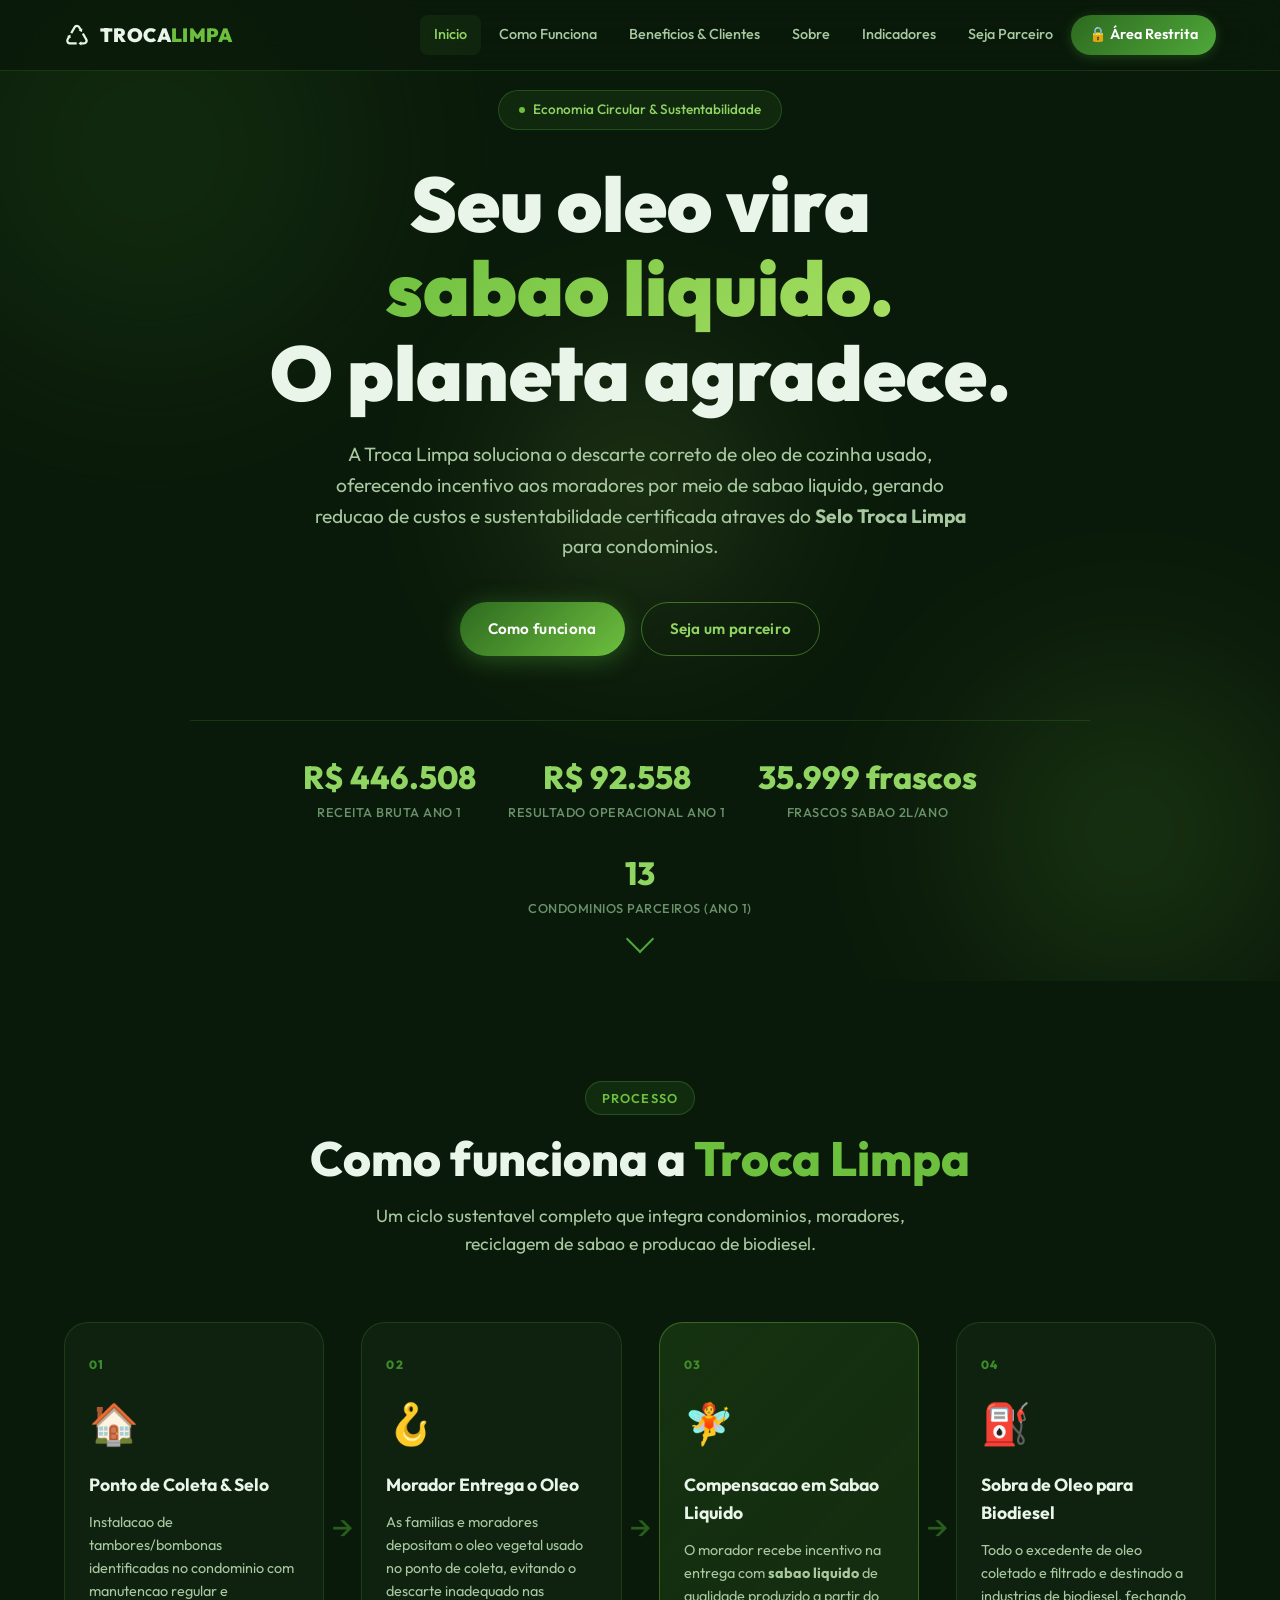
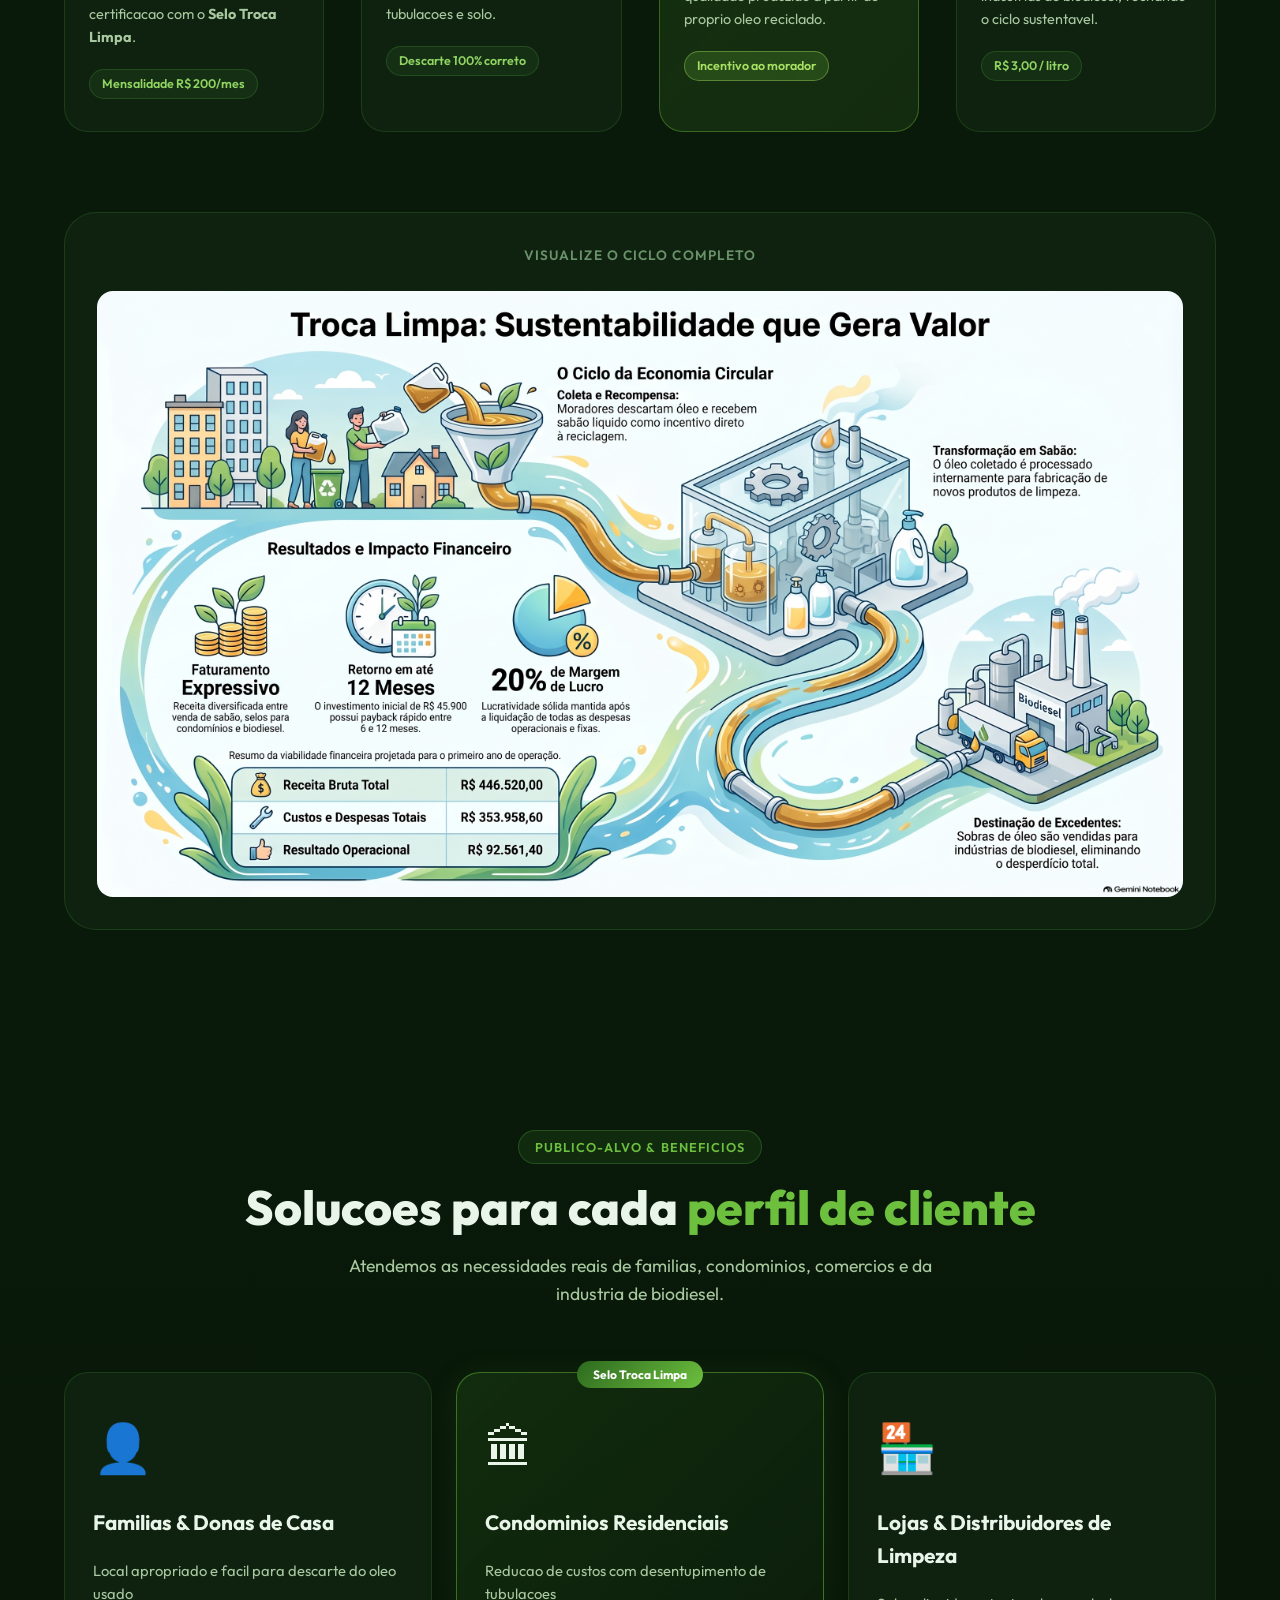
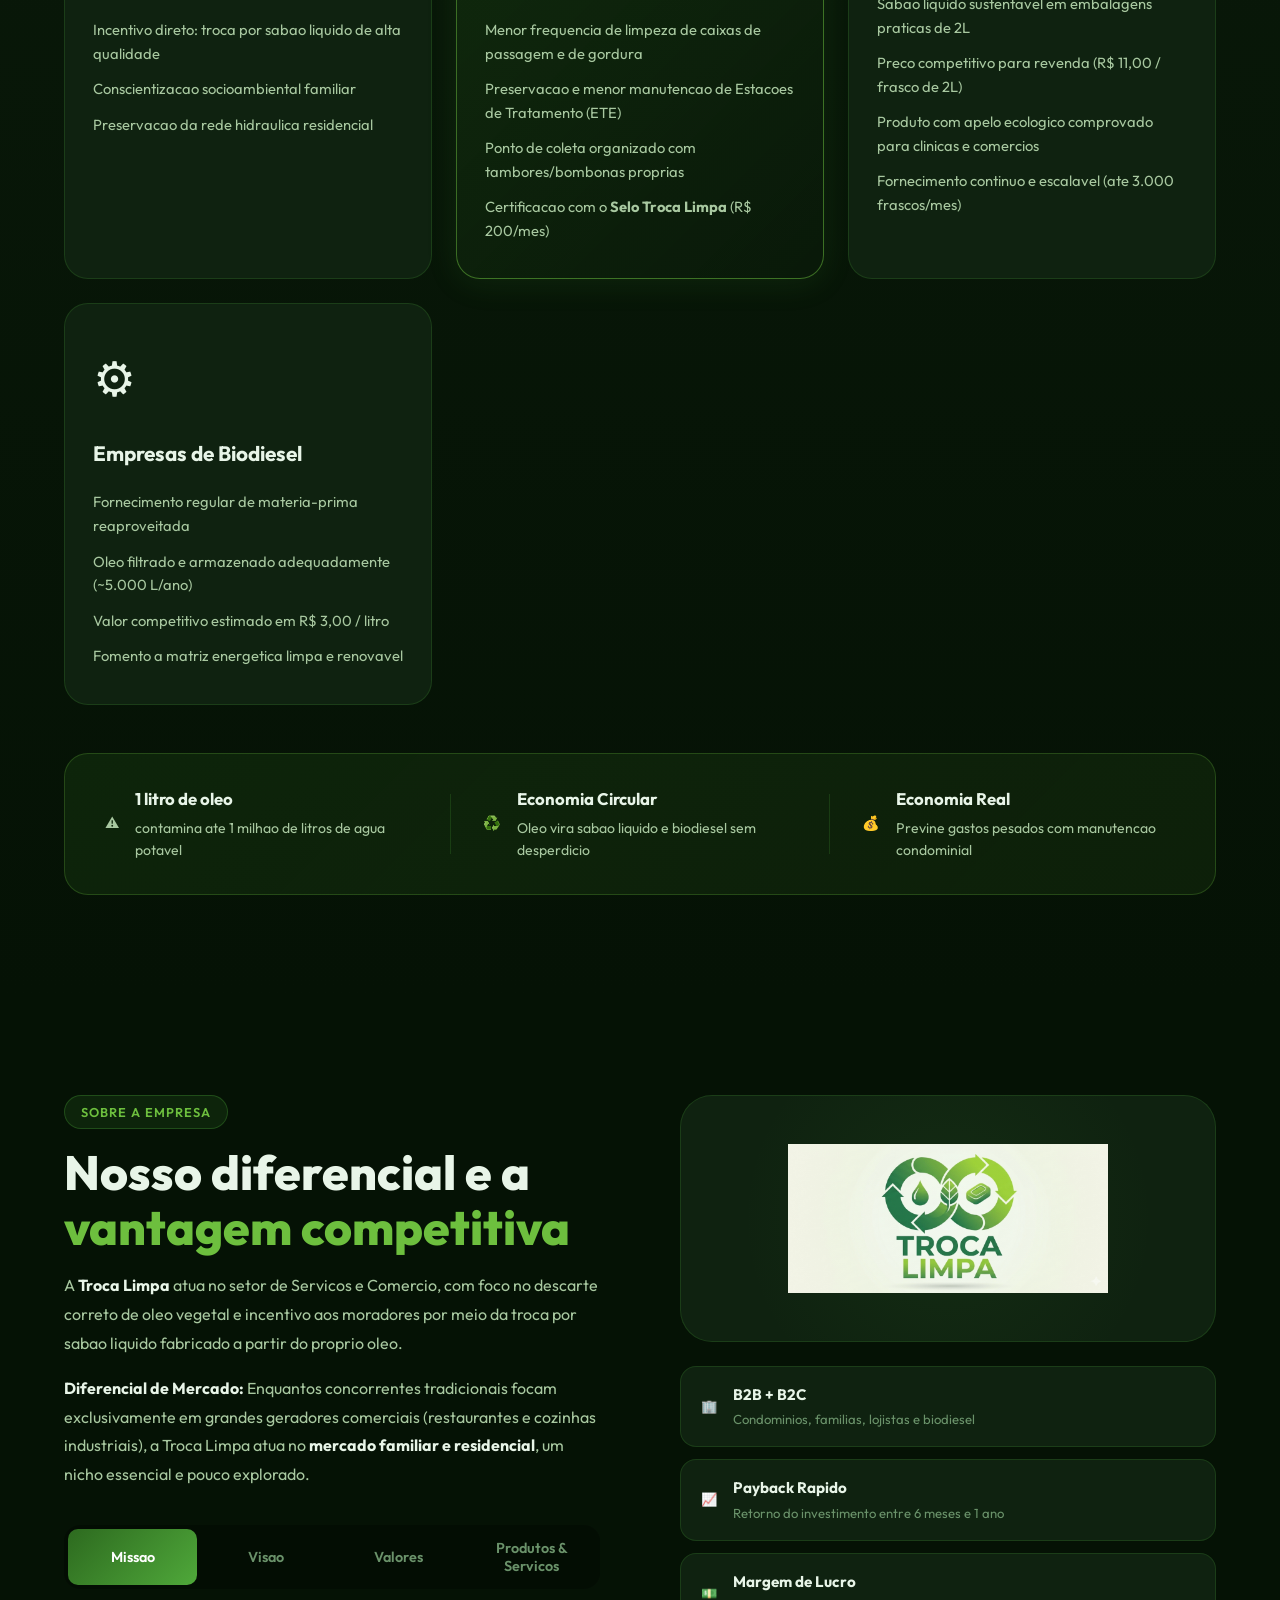
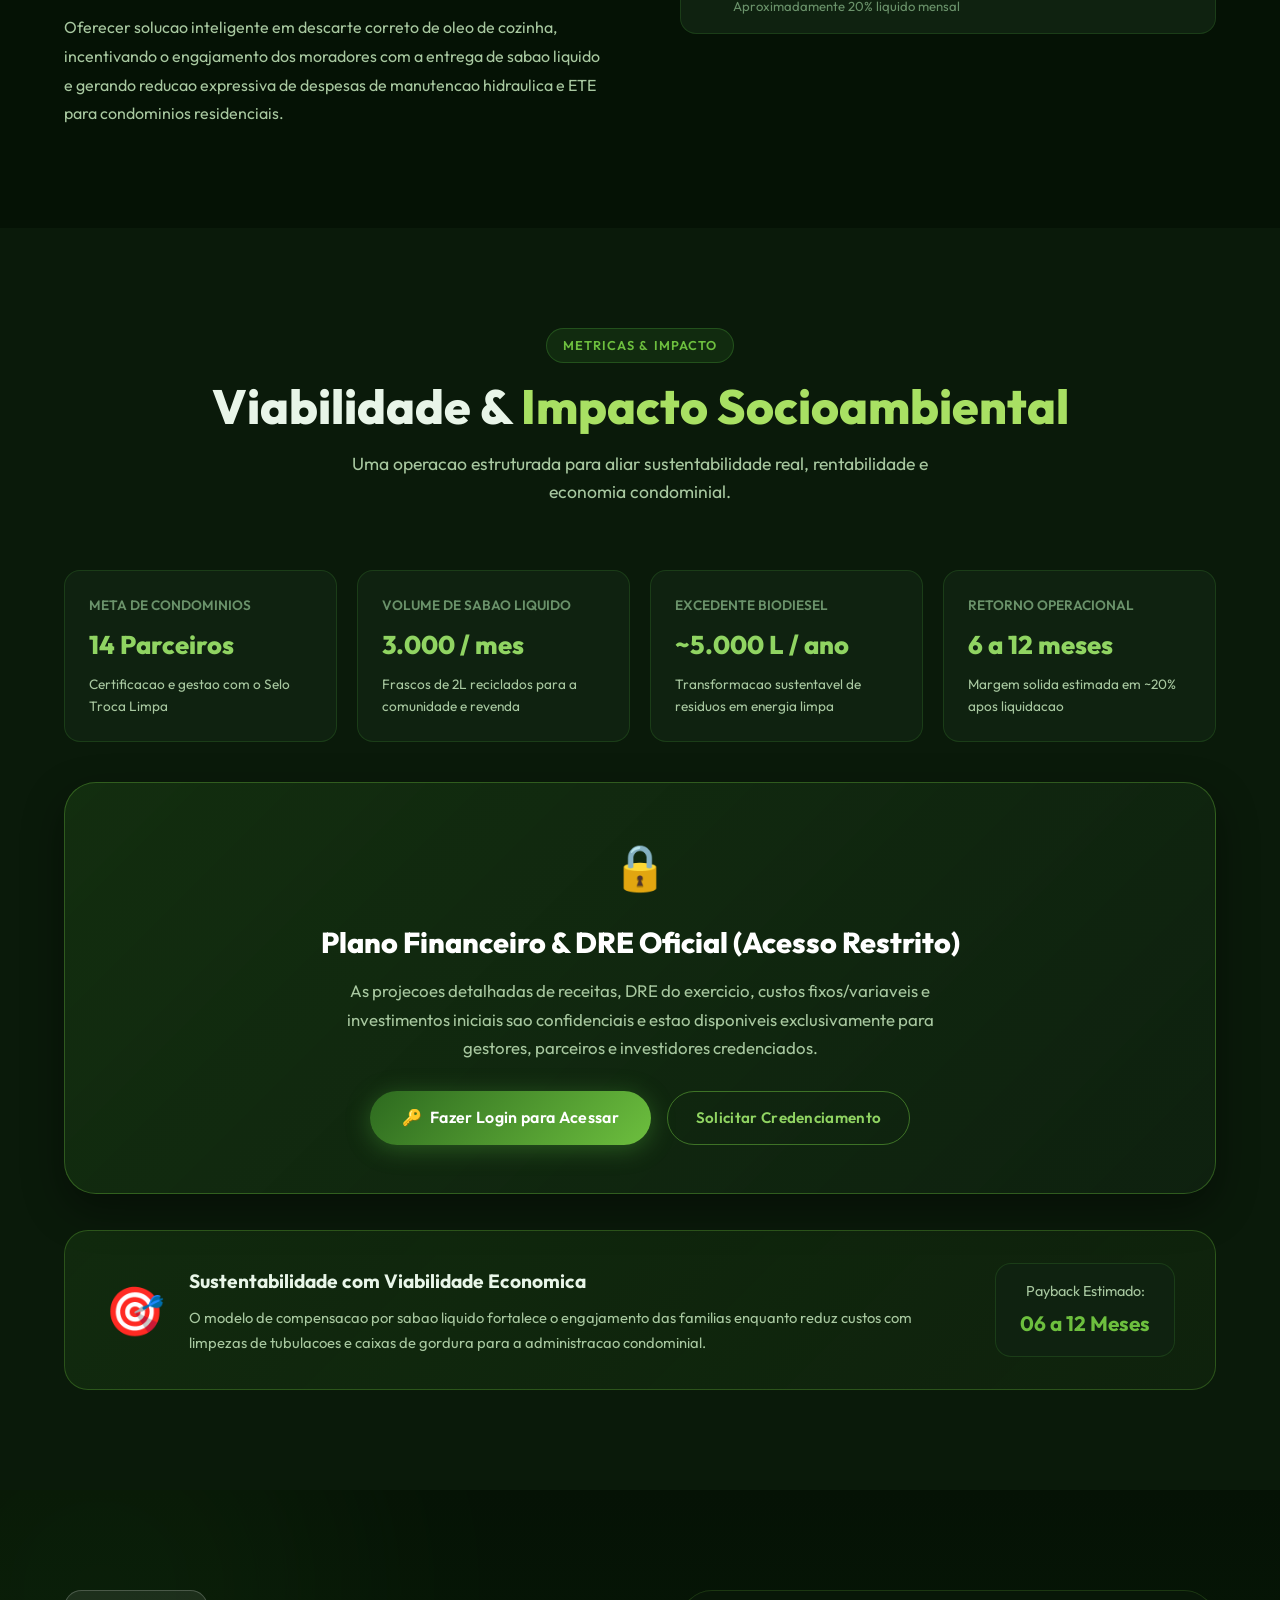
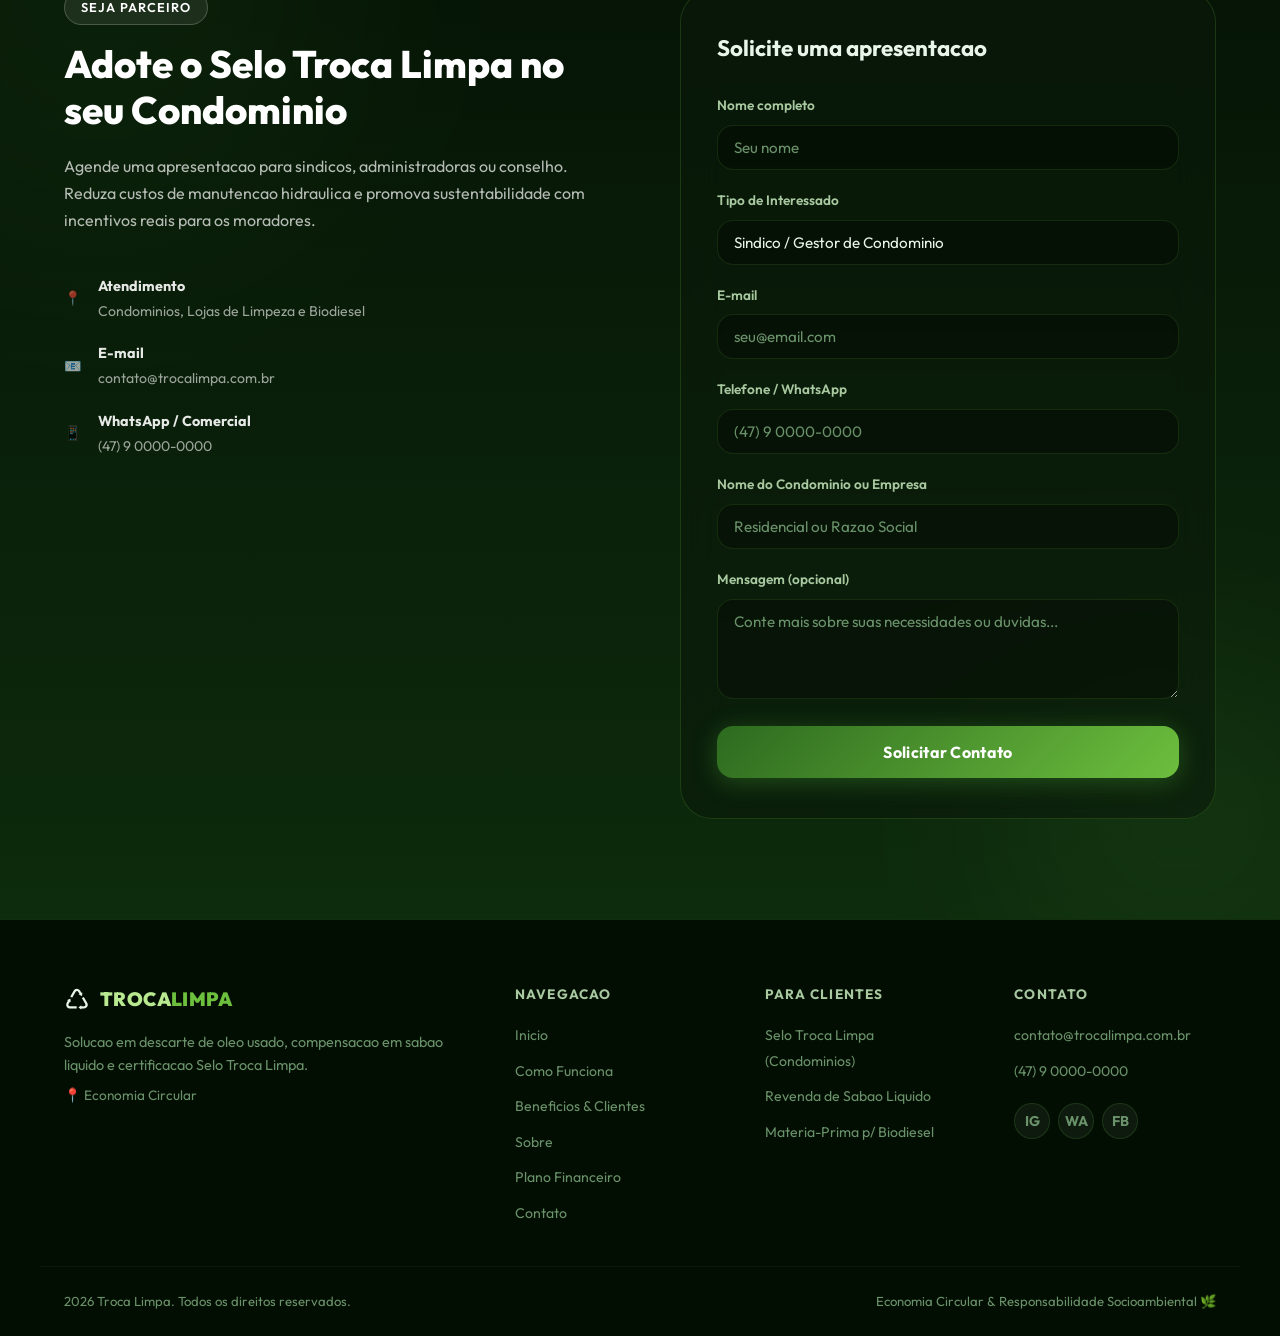
<file: index.html>
<!DOCTYPE html>
<html lang="pt-BR">
<head>
  <meta charset="UTF-8" />
  <meta name="viewport" content="width=device-width, initial-scale=1.0" />
  <title>Troca Limpa - Descarte Correto de Oleo e Economia Circular</title>
  <meta name="description" content="Troca Limpa: solucao em descarte correto de oleo de cozinha usado com compensacao em sabao liquido e certificacao Selo Troca Limpa para condominios residenciais." />
  <link rel="preconnect" href="https://fonts.googleapis.com" />
  <link rel="preconnect" href="https://fonts.gstatic.com" crossorigin />
  <link href="https://fonts.googleapis.com/css2?family=Outfit:wght@300;400;500;600;700;800;900&family=Inter:wght@300;400;500;600&display=swap" rel="stylesheet" />
  <link rel="stylesheet" href="style.css" />
</head>
<body>
  <nav class="navbar" id="navbar">
    <div class="nav-container">
      <a href="#inicio" class="nav-logo" id="nav-logo-link">
        <div class="logo-icon-svg">&#9850;</div>
        <span class="logo-text">TROCA<span class="logo-accent">LIMPA</span></span>
      </a>
      <ul class="nav-links" id="nav-links">
        <li><a href="#inicio" class="nav-link active" id="nav-inicio">Inicio</a></li>
        <li><a href="#como-funciona" class="nav-link" id="nav-como-funciona">Como Funciona</a></li>
        <li><a href="#beneficios" class="nav-link" id="nav-beneficios">Beneficios & Clientes</a></li>
        <li><a href="#sobre" class="nav-link" id="nav-sobre">Sobre</a></li>
        <li><a href="#numeros" class="nav-link" id="nav-numeros">Indicadores</a></li>
        <li><a href="#contato" class="nav-link" id="nav-contato">Seja Parceiro</a></li>
        <li><a href="login.html" class="nav-link nav-cta" style="background:linear-gradient(135deg, var(--green-700), var(--green-500)); color:#fff; border-radius:100px; padding:8px 18px;" id="nav-login">&#128274; Área Restrita</a></li>
      </ul>
      <button class="hamburger" id="hamburger" aria-label="Abrir menu">
        <span></span><span></span><span></span>
      </button>
    </div>
  </nav>
  <section class="hero" id="inicio">
    <div class="hero-bg">
      <div class="hero-orb orb-1"></div>
      <div class="hero-orb orb-2"></div>
      <div class="hero-orb orb-3"></div>
    </div>
    <div class="hero-container">
      <div class="hero-badge" id="hero-badge"><span class="badge-dot"></span>Economia Circular & Sustentabilidade</div>
      <h1 class="hero-title" id="hero-title">Seu oleo vira<br /><span class="hero-gradient-text">sabao liquido.</span><br />O planeta agradece.</h1>
      <p class="hero-subtitle" id="hero-subtitle">A Troca Limpa soluciona o descarte correto de oleo de cozinha usado, oferecendo incentivo aos moradores por meio de sabao liquido, gerando reducao de custos e sustentabilidade certificada atraves do <strong>Selo Troca Limpa</strong> para condominios.</p>
      <div class="hero-actions" id="hero-actions">
        <a href="#como-funciona" class="btn btn-primary" id="btn-como-funciona">Como funciona</a>
        <a href="#contato" class="btn btn-outline" id="btn-parceiro-hero">Seja um parceiro</a>
      </div>
      <div class="hero-stats" id="hero-stats">
        <div class="hero-stat"><span class="stat-number" data-target="446520" data-prefix="R$ " data-suffix="">0</span><span class="stat-label">Receita Bruta Ano 1</span></div>
        <div class="hero-stat"><span class="stat-number" data-target="92561" data-prefix="R$ " data-suffix="">0</span><span class="stat-label">Resultado Operacional Ano 1</span></div>
        <div class="hero-stat"><span class="stat-number" data-target="36000" data-suffix=" frascos">0</span><span class="stat-label">Frascos Sabao 2L/ano</span></div>
        <div class="hero-stat"><span class="stat-number" data-target="14" data-suffix="">0</span><span class="stat-label">Condominios parceiros (Ano 1)</span></div>
      </div>
    </div>
    <div class="hero-scroll-hint"><div class="scroll-arrow"></div></div>
  </section>
  <section class="como-funciona" id="como-funciona">
    <div class="section-container">
      <div class="section-header">
        <span class="section-tag">Processo</span>
        <h2 class="section-title">Como funciona a <span class="text-green">Troca Limpa</span></h2>
        <p class="section-desc">Um ciclo sustentavel completo que integra condominios, moradores, reciclagem de sabao e producao de biodiesel.</p>
      </div>
      <div class="steps-flow">
        <div class="step-card" id="step-1">
          <div class="step-number">01</div>
          <div class="step-icon">&#127968;</div>
          <h3 class="step-title">Ponto de Coleta & Selo</h3>
          <p class="step-desc">Instalacao de tambores/bombonas identificadas no condominio com manutencao regular e certificacao com o <strong>Selo Troca Limpa</strong>.</p>
          <div class="step-tag">Mensalidade R$ 200/mes</div>
        </div>
        <div class="step-connector">&#8594;</div>
        <div class="step-card" id="step-2">
          <div class="step-number">02</div>
          <div class="step-icon">&#129693;</div>
          <h3 class="step-title">Morador Entrega o Oleo</h3>
          <p class="step-desc">As familias e moradores depositam o oleo vegetal usado no ponto de coleta, evitando o descarte inadequado nas tubulacoes e solo.</p>
          <div class="step-tag">Descarte 100% correto</div>
        </div>
        <div class="step-connector">&#8594;</div>
        <div class="step-card highlight-card" id="step-3">
          <div class="step-number">03</div>
          <div class="step-icon">&#129498;</div>
          <h3 class="step-title">Compensacao em Sabao Liquido</h3>
          <p class="step-desc">O morador recebe incentivo na entrega com <strong>sabao liquido</strong> de qualidade produzido a partir do proprio oleo reciclado.</p>
          <div class="step-tag highlight-tag">Incentivo ao morador</div>
        </div>
        <div class="step-connector">&#8594;</div>
        <div class="step-card" id="step-4">
          <div class="step-number">04</div>
          <div class="step-icon">&#9981;</div>
          <h3 class="step-title">Sobra de Oleo para Biodiesel</h3>
          <p class="step-desc">Todo o excedente de oleo coletado e filtrado e destinado a industrias de biodiesel, fechando o ciclo sustentavel.</p>
          <div class="step-tag">R$ 3,00 / litro</div>
        </div>
      </div>
      <div class="infographic-wrap" id="infographic-wrap">
        <div class="infographic-label">Visualize o ciclo completo</div>
        <img src="assets/Infográfico Completo.png" alt="Infografico Troca Limpa" class="infographic-img" id="infographic-img" onerror="this.style.display='none'; document.getElementById('infographic-fallback').style.display='flex'" />
        <div class="infographic-fallback" id="infographic-fallback" style="display:none;">
          <div class="fallback-cycle">
            <div class="cycle-item">&#127968; <span>Condominio</span></div>
            <div class="cycle-arrow">&#8594;</div>
            <div class="cycle-item">&#129693; <span>Coleta</span></div>
            <div class="cycle-arrow">&#8594;</div>
            <div class="cycle-item">&#129498; <span>Sabao Liquido</span></div>
            <div class="cycle-arrow">&#8594;</div>
            <div class="cycle-item">&#9981; <span>Biodiesel</span></div>
          </div>
        </div>
      </div>
    </div>
  </section>
  <section class="beneficios" id="beneficios">
    <div class="section-container">
      <div class="section-header">
        <span class="section-tag">Publico-Alvo & Beneficios</span>
        <h2 class="section-title">Solucoes para cada <span class="text-green">perfil de cliente</span></h2>
        <p class="section-desc">Atendemos as necessidades reais de familias, condominios, comercios e da industria de biodiesel.</p>
      </div>
      <div class="beneficios-grid">
        <div class="beneficio-card" id="beneficio-familias">
          <div class="beneficio-icon-wrap fam">&#128100;</div>
          <h3 class="beneficio-title">Familias & Donas de Casa</h3>
          <ul class="beneficio-list">
            <li>Local apropriado e facil para descarte do oleo usado</li>
            <li>Incentivo direto: troca por sabao liquido de alta qualidade</li>
            <li>Conscientizacao socioambiental familiar</li>
            <li>Preservacao da rede hidraulica residencial</li>
          </ul>
        </div>
        <div class="beneficio-card featured" id="beneficio-condominios">
          <div class="featured-badge">Selo Troca Limpa</div>
          <div class="beneficio-icon-wrap cond">&#127963;</div>
          <h3 class="beneficio-title">Condominios Residenciais</h3>
          <ul class="beneficio-list">
            <li>Reducao de custos com desentupimento de tubulacoes</li>
            <li>Menor frequencia de limpeza de caixas de passagem e de gordura</li>
            <li>Preservacao e menor manutencao de Estacoes de Tratamento (ETE)</li>
            <li>Ponto de coleta organizado com tambores/bombonas proprias</li>
            <li>Certificacao com o <strong>Selo Troca Limpa</strong> (R$ 200/mes)</li>
          </ul>
        </div>
        <div class="beneficio-card" id="beneficio-lojistas">
          <div class="beneficio-icon-wrap amb">&#127978;</div>
          <h3 class="beneficio-title">Lojas & Distribuidores de Limpeza</h3>
          <ul class="beneficio-list">
            <li>Sabao liquido sustentavel em embalagens praticas de 2L</li>
            <li>Preco competitivo para revenda (R$ 11,00 / frasco de 2L)</li>
            <li>Produto com apelo ecologico comprovado para clinicas e comercios</li>
            <li>Fornecimento continuo e escalavel (ate 3.000 frascos/mes)</li>
          </ul>
        </div>
        <div class="beneficio-card" id="beneficio-biodiesel">
          <div class="beneficio-icon-wrap amb">&#9881;</div>
          <h3 class="beneficio-title">Empresas de Biodiesel</h3>
          <ul class="beneficio-list">
            <li>Fornecimento regular de materia-prima reaproveitada</li>
            <li>Oleo filtrado e armazenado adequadamente (~5.000 L/ano)</li>
            <li>Valor competitivo estimado em R$ 3,00 / litro</li>
            <li>Fomento a matriz energetica limpa e renovavel</li>
          </ul>
        </div>
      </div>
      <div class="impacto-banner" id="impacto-banner">
        <div class="impacto-item"><span class="impacto-emoji">&#9888;&#65039;</span><div><strong>1 litro de oleo</strong><span>contamina ate 1 milhao de litros de agua potavel</span></div></div>
        <div class="impacto-divider"></div>
        <div class="impacto-item"><span class="impacto-emoji">&#9851;&#65039;</span><div><strong>Economia Circular</strong><span>Oleo vira sabao liquido e biodiesel sem desperdicio</span></div></div>
        <div class="impacto-divider"></div>
        <div class="impacto-item"><span class="impacto-emoji">&#128176;</span><div><strong>Economia Real</strong><span>Previne gastos pesados com manutencao condominial</span></div></div>
      </div>
    </div>
  </section>
  <section class="sobre" id="sobre">
    <div class="section-container">
      <div class="sobre-layout">
        <div class="sobre-content" id="sobre-content">
          <span class="section-tag">Sobre a Empresa</span>
          <h2 class="section-title">Nosso diferencial e a <span class="text-green">vantagem competitiva</span></h2>
          <p class="sobre-text">A <strong>Troca Limpa</strong> atua no setor de Servicos e Comercio, com foco no descarte correto de oleo vegetal e incentivo aos moradores por meio da troca por sabao liquido fabricado a partir do proprio oleo.</p>
          <p class="sobre-text"><strong>Diferencial de Mercado:</strong> Enquantos concorrentes tradicionais focam exclusivamente em grandes geradores comerciais (restaurantes e cozinhas industriais), a Troca Limpa atua no <strong>mercado familiar e residencial</strong>, um nicho essencial e pouco explorado.</p>
          <div class="mvv-tabs" id="mvv-tabs">
            <div class="mvv-tab-headers">
              <button class="mvv-tab-btn active" id="tab-missao" data-tab="missao">Missao</button>
              <button class="mvv-tab-btn" id="tab-visao" data-tab="visao">Visao</button>
              <button class="mvv-tab-btn" id="tab-valores" data-tab="valores">Valores</button>
              <button class="mvv-tab-btn" id="tab-produtos" data-tab="produtos">Produtos & Servicos</button>
            </div>
            <div class="mvv-tab-content">
              <div class="mvv-panel active" id="panel-missao"><p>Oferecer solucao inteligente em descarte correto de oleo de cozinha, incentivando o engajamento dos moradores com a entrega de sabao liquido e gerando reducao expressiva de despesas de manutencao hidraulica e ETE para condominios residenciais.</p></div>
              <div class="mvv-panel" id="panel-visao"><p>Consolidar o modelo de franquia/parceria da Troca Limpa no mercado residencial, expandindo de condominios para residencias comuns e liderando a economia circular do oleo vegetal usado.</p></div>
              <div class="mvv-panel" id="panel-valores">
                <ul class="valores-list">
                  <li><span class="valor-icon">&#127807;</span><div><strong>Compromisso Ambiental</strong><span>Preservacao rigorosa de mananciais hidricos e solo urbano.</span></div></li>
                  <li><span class="valor-icon">&#129309;</span><div><strong>Economia Colaborativa</strong><span>Incentivo tangivel que valoriza o esforco das familias.</span></div></li>
                  <li><span class="valor-icon">&#9889;</span><div><strong>Prevencao de Custos</strong><span>Eficiencia operacional direta para a administracao condominial.</span></div></li>
                  <li><span class="valor-icon">&#9851;&#65039;</span><div><strong>Aproveitamento Integral</strong><span>100% do oleo vira sabao ou materia-prima para biodiesel.</span></div></li>
                </ul>
              </div>
              <div class="mvv-panel" id="panel-produtos">
                <ul class="valores-list">
                  <li><span class="valor-icon">&#129524;</span><div><strong>Sabao Liquido Ecológico (Frascos de 2 Litros)</strong><span>Fabricado com oleo coletado, excelente rendimento e baixo custo (R$ 11,00 venda).</span></div></li>
                  <li><span class="valor-icon">&#127963;</span><div><strong>Selo Troca Limpa</strong><span>Gestao, manutencao e suporte do ponto de coleta condominial (R$ 200,00/mes).</span></div></li>
                  <li><span class="valor-icon">&#9981;</span><div><strong>Oleo Coletado Excedente</strong><span>Filtrado e comercializado para usinas de biodiesel (R$ 3,00/L).</span></div></li>
                </ul>
              </div>
            </div>
          </div>
        </div>
        <div class="sobre-visual" id="sobre-visual">
          <div class="logo-display">
            <img src="assets/logo.png" alt="Logo Troca Limpa" class="sobre-logo" id="sobre-logo-img" onerror="this.style.display='none'; document.getElementById('logo-fallback').style.display='flex'" />
            <div class="logo-fallback" id="logo-fallback" style="display:none;"><div class="logo-fallback-icon"><span style="font-size:4rem;">&#9850;</span><div style="font-size:1.5rem;font-weight:800;color:#2d6a1f;">TROCA<br/><span style="color:#6dbf3e;">LIMPA</span></div></div></div>
            <div class="logo-glow"></div>
          </div>
          <div class="sobre-cards-mini">
            <div class="mini-card"><span class="mini-icon">&#127970;</span><div><strong>B2B + B2C</strong><span>Condominios, familias, lojistas e biodiesel</span></div></div>
            <div class="mini-card"><span class="mini-icon">&#128200;</span><div><strong>Payback Rapido</strong><span>Retorno do investimento entre 6 meses e 1 ano</span></div></div>
            <div class="mini-card"><span class="mini-icon">&#128181;</span><div><strong>Margem de Lucro</strong><span>Aproximadamente 20% liquido mensal</span></div></div>
          </div>
        </div>
      </div>
    </div>
  </section>
  <section class="numeros" id="numeros">
    <div class="section-container">
      <div class="section-header">
        <span class="section-tag">Metricas & Impacto</span>
        <h2 class="section-title">Viabilidade & <span class="text-green-light">Impacto Socioambiental</span></h2>
        <p class="section-desc">Uma operacao estruturada para aliar sustentabilidade real, rentabilidade e economia condominial.</p>
      </div>

      <div class="kpi-grid">
        <div class="kpi-card">
          <span class="kpi-label">Meta de Condominios</span>
          <span class="kpi-value">14 Parceiros</span>
          <span class="kpi-desc">Certificacao e gestao com o Selo Troca Limpa</span>
        </div>
        <div class="kpi-card">
          <span class="kpi-label">Volume de Sabao Liquido</span>
          <span class="kpi-value">3.000 / mes</span>
          <span class="kpi-desc">Frascos de 2L reciclados para a comunidade e revenda</span>
        </div>
        <div class="kpi-card">
          <span class="kpi-label">Excedente Biodiesel</span>
          <span class="kpi-value">~5.000 L / ano</span>
          <span class="kpi-desc">Transformacao sustentavel de residuos em energia limpa</span>
        </div>
        <div class="kpi-card">
          <span class="kpi-label">Retorno Operacional</span>
          <span class="kpi-value">6 a 12 meses</span>
          <span class="kpi-desc">Margem solida estimada em ~20% apos liquidacao</span>
        </div>
      </div>

      <!-- Card de Acesso Restrito ao Plano Financeiro -->
      <div style="background: linear-gradient(135deg, rgba(45, 106, 31, 0.25), rgba(15, 34, 16, 0.9)); border: 1px solid rgba(109, 191, 62, 0.35); border-radius: var(--radius-xl); padding: 48px 36px; text-align: center; margin-top: 40px; box-shadow: 0 16px 40px rgba(0,0,0,0.4);">
        <div style="font-size: 2.8rem; margin-bottom: 16px;">&#128274;</div>
        <h3 style="font-size: 1.8rem; font-weight: 800; color: #fff; margin-bottom: 12px;">
          Plano Financeiro & DRE Oficial (Acesso Restrito)
        </h3>
        <p style="font-size: 1.05rem; color: var(--text-secondary); max-width: 640px; margin: 0 auto 28px; line-height: 1.7;">
          As projecoes detalhadas de receitas, DRE do exercicio, custos fixos/variaveis e investimentos iniciais sao confidenciais e estao disponiveis exclusivamente para gestores, parceiros e investidores credenciados.
        </p>
        <div style="display:flex; justify-content:center; gap:16px; flex-wrap:wrap;">
          <a href="login.html" class="btn btn-primary" style="padding: 14px 32px; font-size:1rem;">
            <span>&#128273;</span> Fazer Login para Acessar
          </a>
          <a href="#contato" class="btn btn-outline" style="padding: 14px 28px;">
            Solicitar Credenciamento
          </a>
        </div>
      </div>

      <div class="breakeven-card" id="breakeven-card" style="margin-top: 36px;">
        <div class="breakeven-icon">&#127919;</div>
        <div class="breakeven-content">
          <h3>Sustentabilidade com Viabilidade Economica</h3>
          <p>O modelo de compensacao por sabao liquido fortalece o engajamento das familias enquanto reduz custos com limpezas de tubulacoes e caixas de gordura para a administracao condominial.</p>
        </div>
        <div class="breakeven-badge">Payback Estimado: <strong>06 a 12 Meses</strong></div>
      </div>
    </div>
  </section>
  <section class="contato" id="contato">
    <div class="contato-bg"><div class="contato-orb orb-a"></div><div class="contato-orb orb-b"></div></div>
    <div class="section-container">
      <div class="contato-layout">
        <div class="contato-info" id="contato-info">
          <span class="section-tag light">Seja parceiro</span>
          <h2 class="contato-title">Adote o Selo Troca Limpa no seu Condominio</h2>
          <p class="contato-desc">Agende uma apresentacao para sindicos, administradoras ou conselho. Reduza custos de manutencao hidraulica e promova sustentabilidade com incentivos reais para os moradores.</p>
          <div class="contato-items">
            <div class="contato-item"><span class="contato-icon">&#128205;</span><div><strong>Atendimento</strong><span>Condominios, Lojas de Limpeza e Biodiesel</span></div></div>
            <div class="contato-item"><span class="contato-icon">&#128231;</span><div><strong>E-mail</strong><span>contato@trocalimpa.com.br</span></div></div>
            <div class="contato-item"><span class="contato-icon">&#128241;</span><div><strong>WhatsApp / Comercial</strong><span>(47) 9 0000-0000</span></div></div>
          </div>
        </div>
        <form class="contato-form" id="contato-form">
          <h3 class="form-title">Solicite uma apresentacao</h3>
          <div class="form-group"><label for="nome" class="form-label">Nome completo</label><input type="text" id="nome" name="nome" class="form-input" placeholder="Seu nome" required /></div>
          <div class="form-group"><label for="tipo_cliente" class="form-label">Tipo de Interessado</label>
            <select id="tipo_cliente" name="tipo_cliente" class="form-input form-select">
              <option value="condominio">Sindico / Gestor de Condominio</option>
              <option value="administradora">Administradora Condominial</option>
              <option value="lojista">Lojista / Distribuidor de Limpeza</option>
              <option value="biodiesel">Empresa de Biodiesel</option>
              <option value="outro">Morador / Outro</option>
            </select>
          </div>
          <div class="form-group"><label for="email" class="form-label">E-mail</label><input type="email" id="email" name="email" class="form-input" placeholder="seu@email.com" required /></div>
          <div class="form-group"><label for="telefone" class="form-label">Telefone / WhatsApp</label><input type="tel" id="telefone" name="telefone" class="form-input" placeholder="(47) 9 0000-0000" /></div>
          <div class="form-group"><label for="condominio" class="form-label">Nome do Condominio ou Empresa</label><input type="text" id="condominio" name="condominio" class="form-input" placeholder="Residencial ou Razao Social" /></div>
          <div class="form-group"><label for="mensagem" class="form-label">Mensagem (opcional)</label><textarea id="mensagem" name="mensagem" class="form-input form-textarea" placeholder="Conte mais sobre suas necessidades ou duvidas..."></textarea></div>
          <button type="submit" class="btn btn-form" id="btn-form-submit">Solicitar Contato</button>
          <div class="form-success" id="form-success" style="display:none;">Mensagem enviada! Em breve entraremos em contato.</div>
        </form>
      </div>
    </div>
  </section>
  <footer class="footer" id="footer">
    <div class="footer-container">
      <div class="footer-brand">
        <a href="#inicio" class="nav-logo footer-logo"><div class="logo-icon-svg green-light">&#9850;</div><span class="logo-text light-text">TROCA<span class="logo-accent-light">LIMPA</span></span></a>
        <p class="footer-tagline">Solucao em descarte de oleo usado, compensacao em sabao liquido e certificacao Selo Troca Limpa.</p>
        <p class="footer-local">&#128205; Economia Circular</p>
      </div>
      <div class="footer-links-group"><h4>Navegacao</h4><ul><li><a href="#inicio">Inicio</a></li><li><a href="#como-funciona">Como Funciona</a></li><li><a href="#beneficios">Beneficios & Clientes</a></li><li><a href="#sobre">Sobre</a></li><li><a href="#numeros">Plano Financeiro</a></li><li><a href="#contato">Contato</a></li></ul></div>
      <div class="footer-links-group"><h4>Para Clientes</h4><ul><li><a href="#contato">Selo Troca Limpa (Condominios)</a></li><li><a href="#beneficios">Revenda de Sabao Liquido</a></li><li><a href="#beneficios">Materia-Prima p/ Biodiesel</a></li></ul></div>
      <div class="footer-links-group"><h4>Contato</h4><ul><li><a href="mailto:contato@trocalimpa.com.br">contato@trocalimpa.com.br</a></li><li><a href="tel:+5547900000000">(47) 9 0000-0000</a></li></ul><div class="footer-social"><a href="#" class="social-btn" id="social-instagram" aria-label="Instagram">IG</a><a href="#" class="social-btn" id="social-whatsapp" aria-label="WhatsApp">WA</a><a href="#" class="social-btn" id="social-facebook" aria-label="Facebook">FB</a></div></div>
    </div>
    <div class="footer-bottom"><p>2026 Troca Limpa. Todos os direitos reservados.</p><p class="footer-abnt">Economia Circular & Responsabilidade Socioambiental &#127807;</p></div>
  </footer>
  <script src="script.js"></script>
</body>
</html>
</file>
<file: style.css>
/* ===================== RESET & BASE ===================== */
*, *::before, *::after { box-sizing: border-box; margin: 0; padding: 0; }
html { scroll-behavior: smooth; font-size: 16px; }
body { font-family: "Outfit", "Inter", sans-serif; background: #0a1a0a; color: #e8f5e8; overflow-x: hidden; line-height: 1.6; }
img { max-width: 100%; display: block; }
a { text-decoration: none; color: inherit; }
ul { list-style: none; }
button { border: none; background: none; cursor: pointer; font-family: inherit; }

/* ===================== CSS VARIABLES ===================== */
:root {
  --green-900: #0d2b0d;
  --green-800: #1a3d1a;
  --green-700: #2d6a1f;
  --green-600: #3d8b2a;
  --green-500: #4fa83a;
  --green-400: #6dbf3e;
  --green-300: #90d462;
  --green-200: #b8e890;
  --green-100: #d8f4b8;
  --green-50: #f0fce8;
  --accent-lime: #a8e063;
  --dark-bg: #0a1a0a;
  --dark-card: #0f2210;
  --dark-border: rgba(77, 168, 58, 0.2);
  --text-primary: #e8f5e8;
  --text-secondary: #a8c8a0;
  --text-muted: #6a926a;
  --shadow-green: 0 0 40px rgba(77, 168, 58, 0.15);
  --shadow-card: 0 8px 32px rgba(0, 0, 0, 0.4);
  --radius-sm: 8px;
  --radius-md: 16px;
  --radius-lg: 24px;
  --radius-xl: 32px;
  --transition: 0.3s cubic-bezier(0.4, 0, 0.2, 1);
}

/* ===================== SCROLLBAR ===================== */
::-webkit-scrollbar { width: 6px; }
::-webkit-scrollbar-track { background: var(--dark-bg); }
::-webkit-scrollbar-thumb { background: var(--green-700); border-radius: 3px; }

/* ===================== TYPOGRAPHY UTILITIES ===================== */
.text-green { color: var(--green-400); }
.text-green-light { color: var(--accent-lime); }
.section-tag {
  display: inline-block;
  background: rgba(77, 168, 58, 0.12);
  color: var(--green-400);
  border: 1px solid rgba(77, 168, 58, 0.3);
  padding: 6px 16px;
  border-radius: 100px;
  font-size: 0.8rem;
  font-weight: 600;
  letter-spacing: 0.08em;
  text-transform: uppercase;
  margin-bottom: 16px;
}
.section-tag.light { background: rgba(255,255,255,0.08); color: #fff; border-color: rgba(255,255,255,0.2); }
.section-header { text-align: center; margin-bottom: 64px; }
.section-title { font-size: clamp(2rem, 4vw, 3rem); font-weight: 800; line-height: 1.15; color: var(--text-primary); margin-bottom: 16px; }
.section-desc { font-size: 1.1rem; color: var(--text-secondary); max-width: 600px; margin: 0 auto; }
.section-container { max-width: 1200px; margin: 0 auto; padding: 100px 24px; }

/* ===================== BUTTONS ===================== */
.btn {
  display: inline-flex; align-items: center; gap: 8px;
  padding: 14px 28px; border-radius: 100px;
  font-size: 0.95rem; font-weight: 600; letter-spacing: 0.02em;
  transition: all var(--transition); cursor: pointer;
}
.btn-primary {
  background: linear-gradient(135deg, var(--green-700), var(--green-400));
  color: #fff;
  box-shadow: 0 4px 24px rgba(77, 168, 58, 0.4);
}
.btn-primary:hover { transform: translateY(-2px); box-shadow: 0 8px 32px rgba(77, 168, 58, 0.5); }
.btn-outline {
  background: transparent; color: var(--green-300);
  border: 1.5px solid rgba(109, 191, 62, 0.5);
}
.btn-outline:hover { background: rgba(109, 191, 62, 0.1); border-color: var(--green-400); transform: translateY(-2px); }
.btn-form {
  width: 100%; justify-content: center;
  background: linear-gradient(135deg, var(--green-700), var(--green-400));
  color: #fff; padding: 16px;
  border-radius: var(--radius-md);
  font-size: 1rem; font-weight: 700;
  box-shadow: 0 4px 24px rgba(77, 168, 58, 0.35);
  transition: all var(--transition);
}
.btn-form:hover { transform: translateY(-2px); box-shadow: 0 8px 32px rgba(77, 168, 58, 0.5); }

/* ===================== NAVBAR ===================== */
.navbar {
  position: fixed; top: 0; left: 0; right: 0; z-index: 1000;
  background: rgba(10, 26, 10, 0.8);
  backdrop-filter: blur(20px);
  border-bottom: 1px solid var(--dark-border);
  transition: all var(--transition);
}
.navbar.scrolled { background: rgba(10, 26, 10, 0.95); box-shadow: var(--shadow-green); }
.nav-container { max-width: 1200px; margin: 0 auto; padding: 0 24px; height: 70px; display: flex; align-items: center; justify-content: space-between; }
.nav-logo { display: flex; align-items: center; gap: 10px; }
.logo-icon-svg { font-size: 1.8rem; line-height: 1; }
.logo-text { font-size: 1.2rem; font-weight: 900; color: var(--text-primary); letter-spacing: 0.02em; }
.logo-accent { color: var(--green-400); }
.nav-links { display: flex; align-items: center; gap: 4px; list-style: none; }
.nav-link {
  display: block; padding: 8px 14px; border-radius: var(--radius-sm);
  font-size: 0.9rem; font-weight: 500; color: var(--text-secondary);
  transition: all var(--transition);
}
.nav-link:hover, .nav-link.active { color: var(--green-300); background: rgba(109, 191, 62, 0.08); }
.nav-link.nav-cta {
  background: linear-gradient(135deg, var(--green-700), var(--green-400));
  color: #fff; font-weight: 600; padding: 8px 20px; border-radius: 100px;
  box-shadow: 0 2px 12px rgba(77, 168, 58, 0.3);
}
.nav-link.nav-cta:hover { transform: translateY(-1px); box-shadow: 0 4px 20px rgba(77, 168, 58, 0.45); }
.hamburger { display: none; flex-direction: column; gap: 5px; padding: 4px; }
.hamburger span { width: 24px; height: 2px; background: var(--green-300); border-radius: 2px; transition: all var(--transition); }

/* ===================== HERO ===================== */
.hero {
  position: relative; min-height: 100vh;
  display: flex; flex-direction: column; align-items: center; justify-content: center;
  overflow: hidden; padding: 90px 24px 60px;
}
.hero-bg { position: absolute; inset: 0; pointer-events: none; }
.hero-orb {
  position: absolute; border-radius: 50%;
  filter: blur(80px); opacity: 0.18; animation: orbFloat 8s ease-in-out infinite;
}
.orb-1 { width: 500px; height: 500px; background: radial-gradient(circle, var(--green-600), transparent); top: -100px; left: -100px; animation-delay: 0s; }
.orb-2 { width: 400px; height: 400px; background: radial-gradient(circle, var(--green-400), transparent); bottom: -50px; right: -50px; animation-delay: 3s; }
.orb-3 { width: 300px; height: 300px; background: radial-gradient(circle, var(--accent-lime), transparent); top: 50%; left: 50%; transform: translate(-50%, -50%); animation-delay: 1.5s; }
@keyframes orbFloat { 0%, 100% { transform: translate(0, 0) scale(1); } 50% { transform: translate(20px, -20px) scale(1.05); } }
.hero-container { position: relative; z-index: 1; max-width: 900px; text-align: center; }
.hero-badge {
  display: inline-flex; align-items: center; gap: 8px;
  background: rgba(77, 168, 58, 0.1); border: 1px solid rgba(77, 168, 58, 0.3);
  color: var(--green-300); padding: 8px 20px; border-radius: 100px;
  font-size: 0.85rem; font-weight: 500; margin-bottom: 32px;
  animation: fadeInDown 0.8s ease both;
}
.badge-dot { width: 6px; height: 6px; background: var(--green-400); border-radius: 50%; animation: pulse 2s infinite; }
@keyframes pulse { 0%, 100% { opacity: 1; transform: scale(1); } 50% { opacity: 0.5; transform: scale(1.4); } }
@keyframes fadeInDown { from { opacity: 0; transform: translateY(-20px); } to { opacity: 1; transform: translateY(0); } }
@keyframes fadeInUp { from { opacity: 0; transform: translateY(30px); } to { opacity: 1; transform: translateY(0); } }
.hero-title {
  font-size: clamp(2.5rem, 6vw, 5rem); font-weight: 900; line-height: 1.1;
  color: var(--text-primary); margin-bottom: 24px;
  animation: fadeInUp 0.8s 0.2s ease both;
}
.hero-gradient-text {
  background: linear-gradient(135deg, var(--green-400), var(--accent-lime));
  -webkit-background-clip: text; background-clip: text; -webkit-text-fill-color: transparent;
}
.hero-subtitle {
  font-size: clamp(1rem, 2vw, 1.2rem); color: var(--text-secondary); max-width: 680px; margin: 0 auto 40px;
  animation: fadeInUp 0.8s 0.4s ease both;
}
.hero-actions { display: flex; gap: 16px; justify-content: center; flex-wrap: wrap; margin-bottom: 64px; animation: fadeInUp 0.8s 0.6s ease both; }
.hero-stats {
  display: flex; gap: 32px; justify-content: center; flex-wrap: wrap;
  border-top: 1px solid var(--dark-border); padding-top: 40px;
  animation: fadeInUp 0.8s 0.8s ease both;
}
.hero-stat { text-align: center; min-width: 140px; }
.stat-number { display: block; font-size: 2rem; font-weight: 800; color: var(--green-300); line-height: 1; margin-bottom: 6px; }
.stat-label { font-size: 0.8rem; color: var(--text-muted); font-weight: 500; letter-spacing: 0.04em; text-transform: uppercase; }
.hero-scroll-hint { position: absolute; bottom: 32px; left: 50%; transform: translateX(-50%); animation: bounce 2s ease infinite; }
.scroll-arrow { width: 20px; height: 20px; border-right: 2px solid var(--green-500); border-bottom: 2px solid var(--green-500); transform: rotate(45deg); }
@keyframes bounce { 0%, 100% { transform: translateX(-50%) translateY(0); } 50% { transform: translateX(-50%) translateY(8px); } }

/* ===================== COMO FUNCIONA ===================== */
.como-funciona { background: var(--dark-bg); }
.steps-flow { display: flex; gap: 0; align-items: stretch; flex-wrap: wrap; justify-content: center; margin-bottom: 80px; }
.step-card {
  flex: 1; min-width: 220px; max-width: 280px;
  background: var(--dark-card); border: 1px solid var(--dark-border);
  border-radius: var(--radius-lg); padding: 32px 24px;
  position: relative; transition: all var(--transition);
  cursor: default;
}
.step-card:hover { transform: translateY(-6px); border-color: rgba(109, 191, 62, 0.4); box-shadow: var(--shadow-green); }
.highlight-card { background: linear-gradient(135deg, rgba(45, 106, 31, 0.3), rgba(109, 191, 62, 0.1)); border-color: rgba(109, 191, 62, 0.4); }
.step-number { font-size: 0.75rem; font-weight: 800; color: var(--green-600); letter-spacing: 0.12em; text-transform: uppercase; margin-bottom: 16px; }
.step-icon { font-size: 2.5rem; margin-bottom: 16px; }
.step-title { font-size: 1.1rem; font-weight: 700; color: var(--text-primary); margin-bottom: 12px; }
.step-desc { font-size: 0.9rem; color: var(--text-secondary); line-height: 1.6; margin-bottom: 20px; }
.step-tag { display: inline-block; background: rgba(77, 168, 58, 0.1); color: var(--green-300); border: 1px solid rgba(77, 168, 58, 0.25); padding: 4px 12px; border-radius: 100px; font-size: 0.78rem; font-weight: 600; }
.highlight-tag { background: rgba(109, 191, 62, 0.2); color: var(--accent-lime); border-color: rgba(168, 224, 99, 0.4); }
.step-connector { display: flex; align-items: center; justify-content: center; font-size: 2rem; color: var(--green-600); padding: 0 8px; opacity: 0.6; flex-shrink: 0; align-self: center; }
.infographic-wrap { background: var(--dark-card); border: 1px solid var(--dark-border); border-radius: var(--radius-xl); padding: 32px; text-align: center; overflow: hidden; }
.infographic-label { font-size: 0.85rem; color: var(--text-muted); text-transform: uppercase; letter-spacing: 0.08em; margin-bottom: 24px; font-weight: 600; }
.infographic-img { max-width: 100%; border-radius: var(--radius-md); margin: 0 auto; }
.fallback-cycle { display: flex; gap: 16px; align-items: center; justify-content: center; flex-wrap: wrap; padding: 40px; }
.cycle-item { display: flex; flex-direction: column; align-items: center; gap: 8px; font-size: 2rem; }
.cycle-item span { font-size: 0.85rem; color: var(--text-secondary); font-weight: 600; }
.cycle-arrow { font-size: 1.5rem; color: var(--green-600); }

/* ===================== BENEFÍCIOS ===================== */
.beneficios { background: linear-gradient(180deg, var(--dark-bg), #051205); }
.beneficios-grid { display: grid; grid-template-columns: repeat(auto-fit, minmax(280px, 1fr)); gap: 24px; margin-bottom: 48px; }
.beneficio-card {
  background: var(--dark-card); border: 1px solid var(--dark-border);
  border-radius: var(--radius-lg); padding: 36px 28px;
  position: relative; transition: all var(--transition);
}
.beneficio-card:hover { transform: translateY(-4px); box-shadow: var(--shadow-green); border-color: rgba(109, 191, 62, 0.35); }
.beneficio-card.featured { background: linear-gradient(135deg, rgba(45, 106, 31, 0.25), rgba(10, 26, 10, 0.8)); border-color: rgba(109, 191, 62, 0.5); box-shadow: 0 4px 32px rgba(77, 168, 58, 0.12); }
.featured-badge { position: absolute; top: -12px; left: 50%; transform: translateX(-50%); background: linear-gradient(135deg, var(--green-700), var(--green-400)); color: #fff; padding: 4px 16px; border-radius: 100px; font-size: 0.75rem; font-weight: 700; white-space: nowrap; }
.beneficio-icon-wrap { font-size: 3rem; margin-bottom: 20px; }
.beneficio-title { font-size: 1.3rem; font-weight: 700; color: var(--text-primary); margin-bottom: 20px; }
.beneficio-list { display: flex; flex-direction: column; gap: 12px; }
.beneficio-list li { font-size: 0.92rem; color: var(--text-secondary); padding-left: 0; }
.impacto-banner {
  background: linear-gradient(135deg, rgba(45, 106, 31, 0.2), rgba(109, 191, 62, 0.08));
  border: 1px solid rgba(109, 191, 62, 0.25);
  border-radius: var(--radius-lg); padding: 32px 40px;
  display: flex; gap: 32px; align-items: center; justify-content: space-around; flex-wrap: wrap;
}
.impacto-item { display: flex; align-items: center; gap: 16px; flex: 1; min-width: 200px; }
.impacto-emoji { font-size: 2.5rem; flex-shrink: 0; }
.impacto-item div { display: flex; flex-direction: column; gap: 4px; }
.impacto-item strong { font-size: 1.05rem; color: var(--text-primary); font-weight: 700; }
.impacto-item span { font-size: 0.88rem; color: var(--text-secondary); }
.impacto-divider { width: 1px; height: 60px; background: var(--dark-border); flex-shrink: 0; }

/* ===================== SOBRE ===================== */
.sobre { background: #051205; }
.sobre-layout { display: grid; grid-template-columns: 1fr 1fr; gap: 80px; align-items: start; }
.sobre-text { font-size: 1rem; color: var(--text-secondary); margin-bottom: 16px; line-height: 1.8; }
.sobre-text strong { color: var(--text-primary); }
.mvv-tabs { margin-top: 36px; }
.mvv-tab-headers { display: flex; gap: 4px; background: rgba(0,0,0,0.3); border-radius: var(--radius-md); padding: 4px; margin-bottom: 24px; }
.mvv-tab-btn { flex: 1; padding: 10px 16px; border-radius: 10px; font-size: 0.9rem; font-weight: 600; color: var(--text-muted); transition: all var(--transition); }
.mvv-tab-btn.active { background: linear-gradient(135deg, var(--green-700), var(--green-500)); color: #fff; }
.mvv-tab-btn:hover:not(.active) { color: var(--green-300); }
.mvv-panel { display: none; }
.mvv-panel.active { display: block; animation: fadeIn 0.4s ease; }
.mvv-panel p { font-size: 1rem; color: var(--text-secondary); line-height: 1.8; }
@keyframes fadeIn { from { opacity: 0; transform: translateY(8px); } to { opacity: 1; transform: translateY(0); } }
.valores-list { display: flex; flex-direction: column; gap: 16px; }
.valores-list li { display: flex; align-items: flex-start; gap: 12px; }
.valor-icon { font-size: 1.4rem; flex-shrink: 0; margin-top: 2px; }
.valores-list li div { display: flex; flex-direction: column; gap: 2px; }
.valores-list strong { font-size: 0.95rem; color: var(--text-primary); }
.valores-list span { font-size: 0.85rem; color: var(--text-muted); }
.sobre-visual { position: sticky; top: 100px; }
.logo-display { position: relative; background: var(--dark-card); border: 1px solid var(--dark-border); border-radius: var(--radius-xl); padding: 48px; text-align: center; margin-bottom: 24px; overflow: hidden; }
.sobre-logo { max-width: 320px; margin: 0 auto; }
.logo-fallback { display: flex; justify-content: center; align-items: center; min-height: 200px; }
.logo-fallback-icon { display: flex; flex-direction: column; align-items: center; gap: 16px; }
.logo-glow { position: absolute; inset: 0; background: radial-gradient(circle at 50% 50%, rgba(77, 168, 58, 0.08), transparent 70%); pointer-events: none; }
.sobre-cards-mini { display: flex; flex-direction: column; gap: 12px; }
.mini-card { display: flex; align-items: center; gap: 16px; background: var(--dark-card); border: 1px solid var(--dark-border); border-radius: var(--radius-md); padding: 16px 20px; transition: all var(--transition); }
.mini-card:hover { border-color: rgba(109, 191, 62, 0.35); }
.mini-icon { font-size: 1.5rem; flex-shrink: 0; }
.mini-card div { display: flex; flex-direction: column; gap: 2px; }
.mini-card strong { font-size: 0.95rem; color: var(--text-primary); font-weight: 700; }
.mini-card span { font-size: 0.82rem; color: var(--text-muted); }

/* ===================== NÚMEROS ===================== */
.numeros { background: var(--dark-bg); }
.anos-grid { display: grid; grid-template-columns: repeat(3, 1fr); gap: 24px; margin-bottom: 48px; }
.ano-card { background: var(--dark-card); border: 1px solid var(--dark-border); border-radius: var(--radius-lg); padding: 32px 24px; transition: all var(--transition); }
.ano-card:hover { transform: translateY(-4px); box-shadow: var(--shadow-green); }
.featured-ano { background: linear-gradient(135deg, rgba(45, 106, 31, 0.3), rgba(10, 26, 10, 0.9)); border-color: rgba(109, 191, 62, 0.5); box-shadow: 0 4px 32px rgba(77, 168, 58, 0.12); }
.ano-header { display: flex; align-items: center; justify-content: space-between; margin-bottom: 28px; flex-wrap: wrap; gap: 8px; }
.ano-label { font-size: 1.4rem; font-weight: 800; color: var(--text-primary); }
.ano-badge { padding: 4px 12px; border-radius: 100px; font-size: 0.75rem; font-weight: 700; background: rgba(77, 168, 58, 0.15); color: var(--green-300); border: 1px solid rgba(77, 168, 58, 0.25); }
.ano-badge.crescimento { background: rgba(109, 191, 62, 0.15); color: var(--green-200); }
.ano-badge.escala { background: rgba(168, 224, 99, 0.15); color: var(--accent-lime); }
.ano-metric { display: flex; justify-content: space-between; align-items: center; padding: 10px 0; border-bottom: 1px solid rgba(255,255,255,0.04); gap: 12px; }
.ano-metric.highlight { border-bottom: none; padding-top: 12px; }
.ano-metric-label { font-size: 0.82rem; color: var(--text-muted); font-weight: 500; }
.ano-metric-value { font-size: 0.95rem; font-weight: 700; color: var(--text-primary); text-align: right; }
.ano-metric-value.green { color: var(--green-300); font-size: 1rem; }
.ano-bar-wrap { margin-top: 20px; height: 4px; background: rgba(255,255,255,0.06); border-radius: 2px; overflow: hidden; }
.ano-bar { height: 100%; width: var(--pct); background: linear-gradient(90deg, var(--green-700), var(--green-400)); border-radius: 2px; animation: barGrow 1.5s ease both; animation-delay: 0.5s; transform-origin: left; }
@keyframes barGrow { from { transform: scaleX(0); } to { transform: scaleX(1); } }
.breakeven-card {
  background: linear-gradient(135deg, rgba(45, 106, 31, 0.2), rgba(109, 191, 62, 0.05));
  border: 1px solid rgba(109, 191, 62, 0.3);
  border-radius: var(--radius-lg); padding: 32px 40px;
  display: flex; gap: 24px; align-items: center; flex-wrap: wrap;
}
.breakeven-icon { font-size: 3rem; flex-shrink: 0; }
.breakeven-content { flex: 1; min-width: 200px; }
.breakeven-content h3 { font-size: 1.2rem; font-weight: 700; color: var(--text-primary); margin-bottom: 8px; }
.breakeven-content p { font-size: 0.92rem; color: var(--text-secondary); line-height: 1.7; }
.breakeven-content strong { color: var(--green-300); }
.breakeven-badge {
  background: var(--dark-card); border: 1px solid var(--dark-border);
  padding: 16px 24px; border-radius: var(--radius-md);
  font-size: 0.9rem; color: var(--text-secondary); text-align: center;
  white-space: nowrap;
}
.breakeven-badge strong { display: block; font-size: 1.3rem; color: var(--green-400); margin-top: 4px; }

/* ===================== CONTATO ===================== */
.contato { position: relative; background: linear-gradient(180deg, #051205, var(--green-900)); overflow: hidden; }
.contato-bg { position: absolute; inset: 0; pointer-events: none; }
.contato-orb { position: absolute; border-radius: 50%; filter: blur(100px); opacity: 0.12; }
.orb-a { width: 600px; height: 600px; background: radial-gradient(circle, var(--green-600), transparent); top: -200px; left: -200px; }
.orb-b { width: 400px; height: 400px; background: radial-gradient(circle, var(--green-400), transparent); bottom: -100px; right: -100px; }
.contato-layout { position: relative; z-index: 1; display: grid; grid-template-columns: 1fr 1fr; gap: 80px; align-items: start; }
.contato-title { font-size: clamp(1.8rem, 3vw, 2.5rem); font-weight: 800; color: #fff; margin-bottom: 20px; line-height: 1.2; }
.contato-desc { font-size: 1rem; color: rgba(255,255,255,0.7); margin-bottom: 40px; line-height: 1.7; }
.contato-items { display: flex; flex-direction: column; gap: 20px; }
.contato-item { display: flex; align-items: center; gap: 16px; }
.contato-icon { font-size: 1.5rem; flex-shrink: 0; }
.contato-item div { display: flex; flex-direction: column; gap: 2px; }
.contato-item strong { font-size: 0.9rem; color: rgba(255,255,255,0.9); font-weight: 700; }
.contato-item span { font-size: 0.88rem; color: rgba(255,255,255,0.6); }
.contato-form {
  background: rgba(10, 26, 10, 0.6); backdrop-filter: blur(20px);
  border: 1px solid rgba(109, 191, 62, 0.2);
  border-radius: var(--radius-xl); padding: 40px 36px;
}
.form-title { font-size: 1.4rem; font-weight: 700; color: var(--text-primary); margin-bottom: 28px; }
.form-group { margin-bottom: 20px; }
.form-label { display: block; font-size: 0.85rem; font-weight: 600; color: var(--text-secondary); margin-bottom: 8px; }
.form-input {
  width: 100%; background: rgba(0,0,0,0.3); border: 1px solid rgba(109, 191, 62, 0.15);
  border-radius: var(--radius-md); padding: 12px 16px;
  font-size: 0.95rem; color: var(--text-primary); font-family: inherit;
  transition: all var(--transition); outline: none;
}
.form-input:focus { border-color: rgba(109, 191, 62, 0.5); background: rgba(0,0,0,0.4); box-shadow: 0 0 0 3px rgba(109, 191, 62, 0.08); }
.form-input::placeholder { color: var(--text-muted); }
.form-select { appearance: none; cursor: pointer; }
.form-textarea { min-height: 100px; resize: vertical; }
.form-success { margin-top: 16px; background: rgba(77, 168, 58, 0.15); border: 1px solid rgba(109, 191, 62, 0.3); border-radius: var(--radius-md); padding: 16px; color: var(--green-300); font-size: 0.92rem; text-align: center; }

/* ===================== FOOTER ===================== */
.footer { background: #030e03; border-top: 1px solid var(--dark-border); }
.footer-container { max-width: 1200px; margin: 0 auto; padding: 64px 24px 40px; display: grid; grid-template-columns: 2fr 1fr 1fr 1fr; gap: 48px; }
.footer-brand { }
.footer-logo { margin-bottom: 16px; display: inline-flex; }
.light-text { color: var(--green-200) !important; }
.logo-accent-light { color: var(--green-400) !important; }
.footer-tagline { font-size: 0.9rem; color: var(--text-muted); margin-bottom: 8px; line-height: 1.6; }
.footer-local { font-size: 0.85rem; color: var(--text-muted); }
.footer-links-group h4 { font-size: 0.85rem; font-weight: 700; color: var(--text-secondary); text-transform: uppercase; letter-spacing: 0.08em; margin-bottom: 16px; }
.footer-links-group ul { display: flex; flex-direction: column; gap: 10px; }
.footer-links-group a { font-size: 0.88rem; color: var(--text-muted); transition: color var(--transition); }
.footer-links-group a:hover { color: var(--green-300); }
.footer-social { display: flex; gap: 8px; margin-top: 20px; }
.social-btn { width: 36px; height: 36px; border-radius: 50%; background: rgba(255,255,255,0.05); border: 1px solid var(--dark-border); display: flex; align-items: center; justify-content: center; color: var(--text-muted); font-size: 0.7rem; font-weight: 700; transition: all var(--transition); }
.social-btn:hover { background: rgba(109, 191, 62, 0.15); color: var(--green-300); border-color: rgba(109, 191, 62, 0.35); }
.footer-bottom { max-width: 1200px; margin: 0 auto; padding: 24px; border-top: 1px solid rgba(255,255,255,0.04); display: flex; justify-content: space-between; align-items: center; flex-wrap: wrap; gap: 8px; }
.footer-bottom p { font-size: 0.82rem; color: var(--text-muted); }

/* ===================== FINANCIAL & TABELAS ===================== */
.financeiro-tabs-container { margin-top: 48px; }
.fin-tabs-headers { display: flex; gap: 8px; justify-content: center; margin-bottom: 32px; flex-wrap: wrap; }
.fin-tab-btn {
  padding: 12px 24px; border-radius: 100px; font-size: 0.9rem; font-weight: 600;
  background: var(--dark-card); border: 1px solid var(--dark-border); color: var(--text-secondary);
  transition: all var(--transition);
}
.fin-tab-btn:hover { border-color: var(--green-400); color: var(--green-300); }
.fin-tab-btn.active {
  background: linear-gradient(135deg, var(--green-700), var(--green-500));
  color: #fff; border-color: transparent; box-shadow: 0 4px 16px rgba(77, 168, 58, 0.35);
}
.fin-tab-panel { display: none; }
.fin-tab-panel.active { display: block; animation: fadeIn 0.4s ease; }

.tabela-card {
  background: var(--dark-card); border: 1px solid var(--dark-border);
  border-radius: var(--radius-lg); padding: 32px; margin-bottom: 24px;
  overflow-x: auto;
}
.tabela-titulo { font-size: 1.25rem; font-weight: 700; color: var(--text-primary); margin-bottom: 8px; }
.tabela-subtitulo { font-size: 0.9rem; color: var(--text-muted); margin-bottom: 24px; }
.custom-table { width: 100%; border-collapse: collapse; text-align: left; }
.custom-table th {
  padding: 14px 16px; font-size: 0.85rem; font-weight: 700; text-transform: uppercase;
  letter-spacing: 0.05em; color: var(--green-300); border-bottom: 1px solid rgba(77, 168, 58, 0.3);
  background: rgba(45, 106, 31, 0.15);
}
.custom-table td {
  padding: 14px 16px; font-size: 0.92rem; color: var(--text-secondary);
  border-bottom: 1px solid rgba(255, 255, 255, 0.05);
}
.custom-table tr:hover td { background: rgba(255, 255, 255, 0.02); }
.custom-table tr.total-row td {
  font-weight: 800; color: #fff; border-top: 2px solid var(--green-500);
  border-bottom: none; background: rgba(77, 168, 58, 0.1); font-size: 1rem;
}
.custom-table td.text-right, .custom-table th.text-right { text-align: right; }
.badge-valor { font-weight: 700; color: var(--accent-lime); }

/* Grid de Indicadores Chave */
.kpi-grid { display: grid; grid-template-columns: repeat(auto-fit, minmax(220px, 1fr)); gap: 20px; margin-bottom: 32px; }
.kpi-card {
  background: var(--dark-card); border: 1px solid var(--dark-border);
  border-radius: var(--radius-md); padding: 24px; display: flex; flex-direction: column; gap: 8px;
}
.kpi-label { font-size: 0.85rem; color: var(--text-muted); font-weight: 600; text-transform: uppercase; }
.kpi-value { font-size: 1.6rem; font-weight: 800; color: var(--green-300); }
.kpi-desc { font-size: 0.85rem; color: var(--text-secondary); }

/* ===================== RESPONSIVE ===================== */
@media (max-width: 1024px) {
  .anos-grid { grid-template-columns: 1fr; }
  .sobre-layout { grid-template-columns: 1fr; }
  .sobre-visual { position: static; }
  .contato-layout { grid-template-columns: 1fr; }
  .footer-container { grid-template-columns: 1fr 1fr; }
}
@media (max-width: 768px) {
  .nav-links { display: none; position: fixed; top: 70px; left: 0; right: 0; background: rgba(10, 26, 10, 0.98); backdrop-filter: blur(20px); flex-direction: column; padding: 20px; border-bottom: 1px solid var(--dark-border); gap: 4px; }
  .nav-links.open { display: flex; }
  .hamburger { display: flex; }
  .steps-flow { flex-direction: column; align-items: center; }
  .step-card { max-width: 100%; width: 100%; }
  .step-connector { transform: rotate(90deg); }
  .hero-stats { gap: 24px; }
  .impacto-banner { flex-direction: column; text-align: center; }
  .impacto-divider { width: 60px; height: 1px; }
  .breakeven-card { flex-direction: column; text-align: center; }
  .footer-container { grid-template-columns: 1fr; gap: 32px; }
  .footer-bottom { flex-direction: column; text-align: center; }
  .contato-form { padding: 28px 20px; }
}
@media (max-width: 480px) {
  .section-container { padding: 72px 16px; }
  .beneficios-grid { grid-template-columns: 1fr; }
}
</file>
